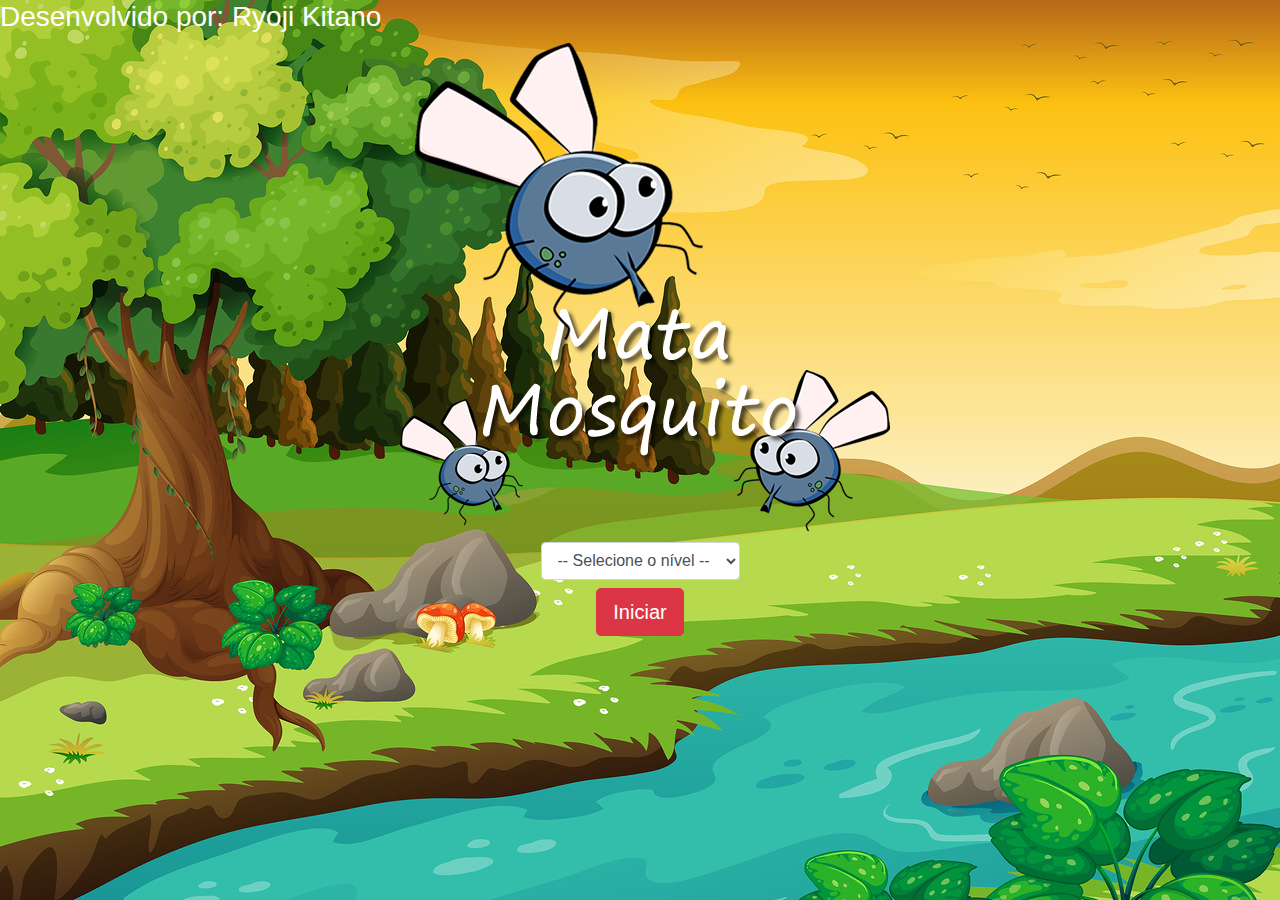
<file: index.html>
<!DOCTYPE html>
<html lang="en">

<head>
    <meta charset="UTF-8">
    <meta name="viewport" content="width=device-width, initial-scale=1.0">
    <meta http-equiv="X-UA-Compatible" content="ie=edge">
    <link rel="stylesheet" href="https://stackpath.bootstrapcdn.com/bootstrap/4.3.1/css/bootstrap.min.css" integrity="sha384-ggOyR0iXCbMQv3Xipma34MD+dH/1fQ784/j6cY/iJTQUOhcWr7x9JvoRxT2MZw1T" crossorigin="anonymous">
    <title>Document</title>
    <link rel="stylesheet" href="estilo.css" />

    <script>
        function iniciarJogo() {
            var nivel = document.getElementById("nivel").value;

            if (nivel === '') {
                alert('Selecione um nível para iniciar o jogo');
                return false;
            }

            window.location.href = "app.html?" + nivel;
        }
    </script>
</head>

<body>
    <h3 style="color:#ffff">Desenvolvido por: Ryoji Kitano</h3>
    <div class="center">
        <div class="container">
            <div class="row">
                <div class="col">
                    <div class="d-flex justify-content-center">
                        <img src="imagens/game.png" />
                    </div>
                </div>
            </div>

            <div class="rowm">
                <div class="col">
                    <div class="d-flex justify-content-center">
                        <div class="mb-2">
                            <select class="form-control" id="nivel">
                        <option value="">-- Selecione o nível --</option>
                        <option value="normal">Normal</option>
                        <option value="dificil">Dificil</option>
                        <option value="chucknorris">Chuck Norris</option>
                    </select>
                        </div>
                    </div>
                </div>
            </div>

            <div class="row">
                <div class="col">
                    <div class="d-flex justify-content-center">
                        <button type="button" class="btn btn-danger  btn-lg" onclick="iniciarJogo()">Iniciar</button>

                    </div>
                </div>
            </div>

        </div>
    </div>
</body>

</html>
</file>
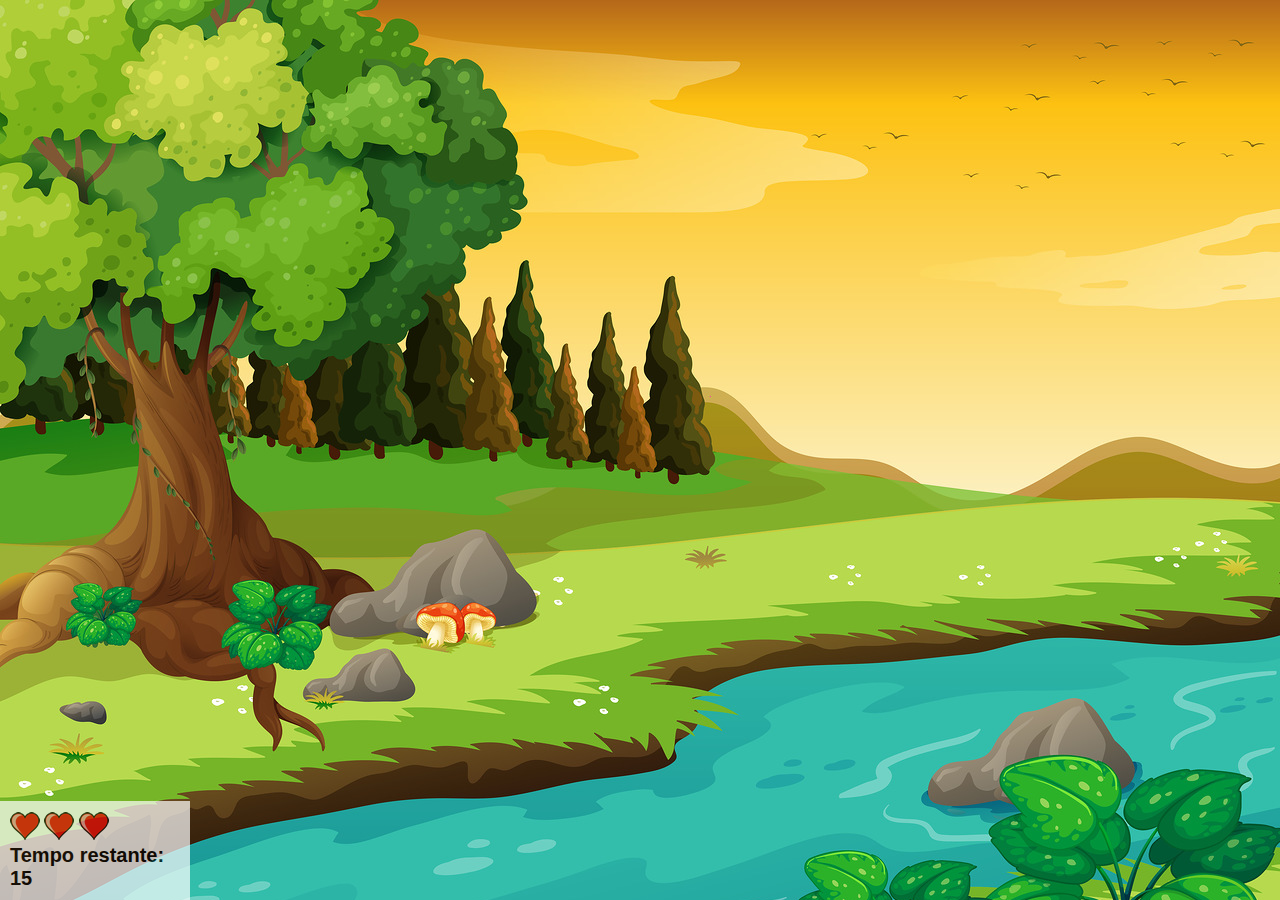
<file: app.html>
<!DOCTYPE html>
<html lang="en">

<head>
    <meta charset="UTF-8">
    <meta name="viewport" content="width=device-width, initial-scale=1.0">
    <meta http-equiv="X-UA-Compatible" content="ie=edge">
    <link rel="stylesheet" href="estilo.css">
    <script src="jogo.js"></script>
    <title>Document</title>

</head>

<body onresize="ajustaTamanhopalcoJogo();">

    <div class="painel">
        <div class="vidas">
            <img id="v1" src="imagens/coracao_cheio.png" />
            <img id="v2" src=" imagens/coracao_cheio.png " />
            <img id="v3" src="imagens/coracao_cheio.png " />
        </div>
        <!--vidas-->

        <div class="cronometro ">Tempo restante: <span id="cronometro"></span>

        </div>
    </div>
    <!--painel-->


    <script>
        var criaMosca = document.getElementById('cronometro').innerHTML = tempo;
        setInterval(function() {
            posicaoRandomica();

        }, criaMosquitoTempo);
    </script>
</body>

</html>
</file>
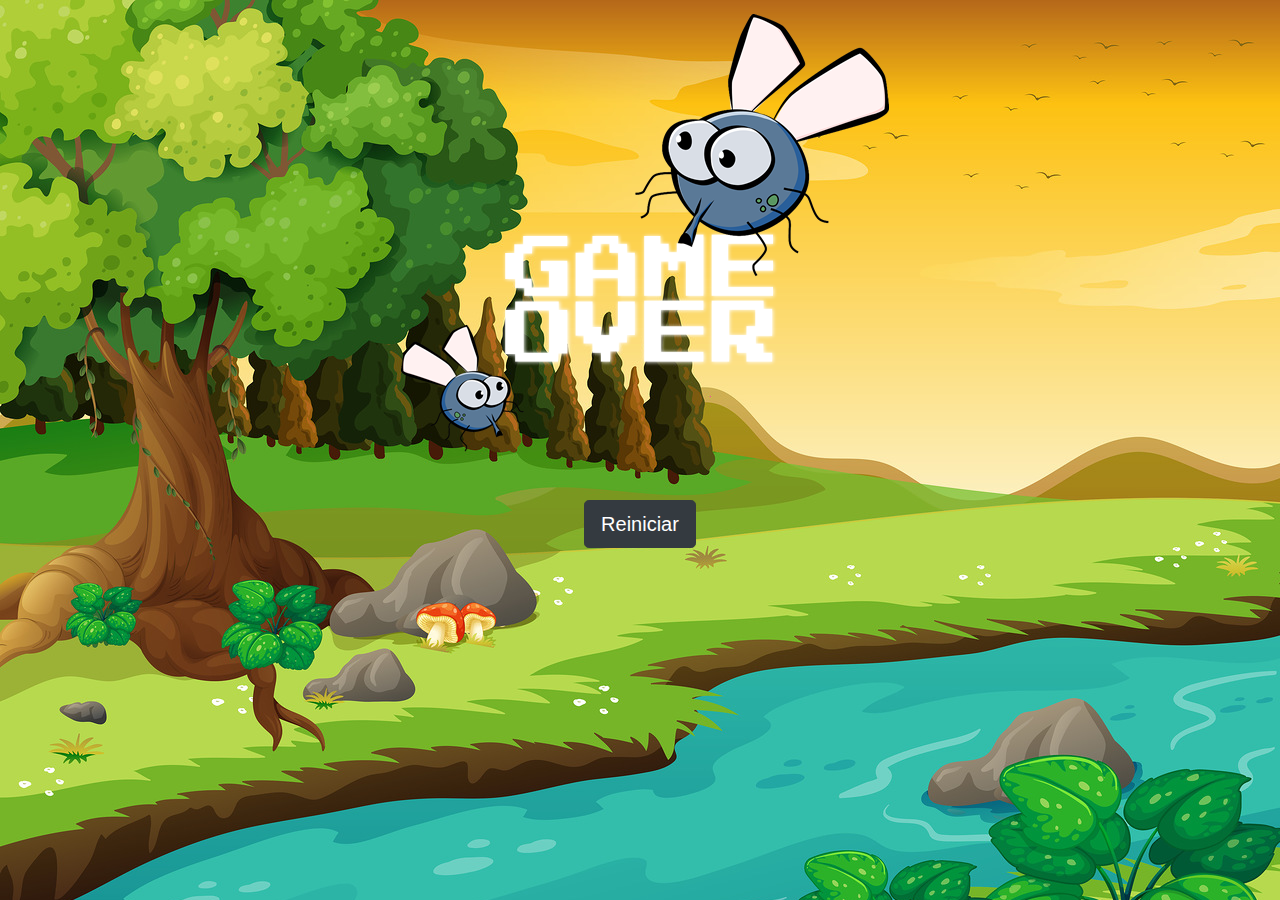
<file: fim_de_jogo.html>
<!DOCTYPE html>
<html lang="en">

<head>
    <meta charset="UTF-8">
    <meta name="viewport" content="width=device-width, initial-scale=1.0">
    <meta http-equiv="X-UA-Compatible" content="ie=edge">
    <link rel="stylesheet" href="https://stackpath.bootstrapcdn.com/bootstrap/4.3.1/css/bootstrap.min.css" integrity="sha384-ggOyR0iXCbMQv3Xipma34MD+dH/1fQ784/j6cY/iJTQUOhcWr7x9JvoRxT2MZw1T" crossorigin="anonymous">
    <title>Document</title>
    <link rel="stylesheet" href="estilo.css" />
</head>

<body>
    <div class="container">
        <div class="row">
            <div class="col">
                <div class="d-flex justify-content-center">
                    <img src="imagens/game_over.png" />
                </div>
            </div>
        </div>

        <div class="row">
            <div class="col">
                <div class="d-flex justify-content-center">
                    <button type="button" onclick="window.location.href = 'index.html' " class="btn btn-dark  btn-lg">Reiniciar</button>
                </div>
            </div>
        </div>

    </div>
</body>

</html>
</file>
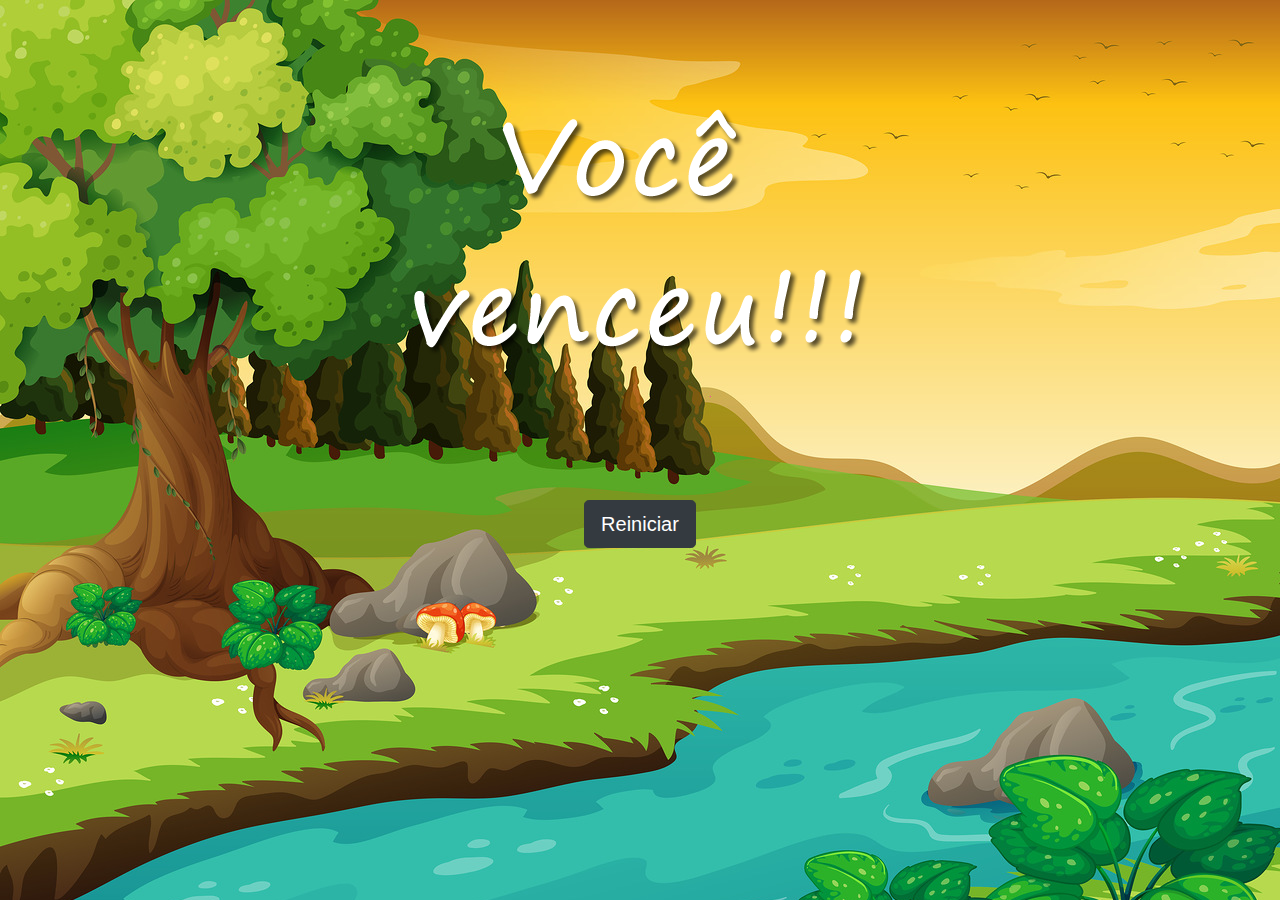
<file: vitoria.html>
<!DOCTYPE html>
<html lang="en">

<head>
    <meta charset="UTF-8">
    <meta name="viewport" content="width=device-width, initial-scale=1.0">
    <meta http-equiv="X-UA-Compatible" content="ie=edge">
    <link rel="stylesheet" href="https://stackpath.bootstrapcdn.com/bootstrap/4.3.1/css/bootstrap.min.css" integrity="sha384-ggOyR0iXCbMQv3Xipma34MD+dH/1fQ784/j6cY/iJTQUOhcWr7x9JvoRxT2MZw1T" crossorigin="anonymous">
    <title>Document</title>
    <link rel="stylesheet" href="estilo.css" />
</head>

<body>
    <div class="container">
        <div class="row">
            <div class="col">
                <div class="d-flex justify-content-center">
                    <img src="imagens/vitoria.png" />
                </div>
            </div>
        </div>

        <div class="row">
            <div class="col">
                <div class="d-flex justify-content-center">
                    <button type="button" onclick="window.location.href = 'index.html' " class="btn btn-dark  btn-lg">Reiniciar</button>
                </div>
            </div>
        </div>

    </div>
</body>

</html>
</file>
<file: estilo.css>
* {
    margin: 0;
    padding: 0px;
    font-family: 'Open Sanas', sans-serif;
    box-sizing: border-box;
}

html {
    cursor: url(imagens/mata_mosquito.png) 30 30, auto;
    height: 100%;
}

body {
    display: block;
    background-size: cover;
    background-image: url(imagens/bg.jpg);
    background-repeat: no-repeat;
    overflow-x: hidden;
}


/* .center {
    display: block;
    position: relative;
    max-width: 1280px;
    padding: 0 2%;
    margin: 0 auto;
} */

.mosquito1 {
    width: 50px;
    height: 50px;
}

.mosquito2 {
    width: 60px;
    height: 60px;
}

.mosquito3 {
    width: 80px;
    height: 80px;
}

.ladoA {
    transform: scaleX(1);
}

.ladoB {
    transform: scaleX(-1);
}

.painel {
    position: absolute;
    width: 190px;
    padding: 10px;
    left: 0px;
    bottom: 0px;
    border-top: solid 1px #fff;
    background-color: #fff;
    opacity: 0.7;
}

.vidas {
    float: left;
}

.cronometro {
    float: left;
    font-size: 20px;
    font-weight: bold;
}
</file>
